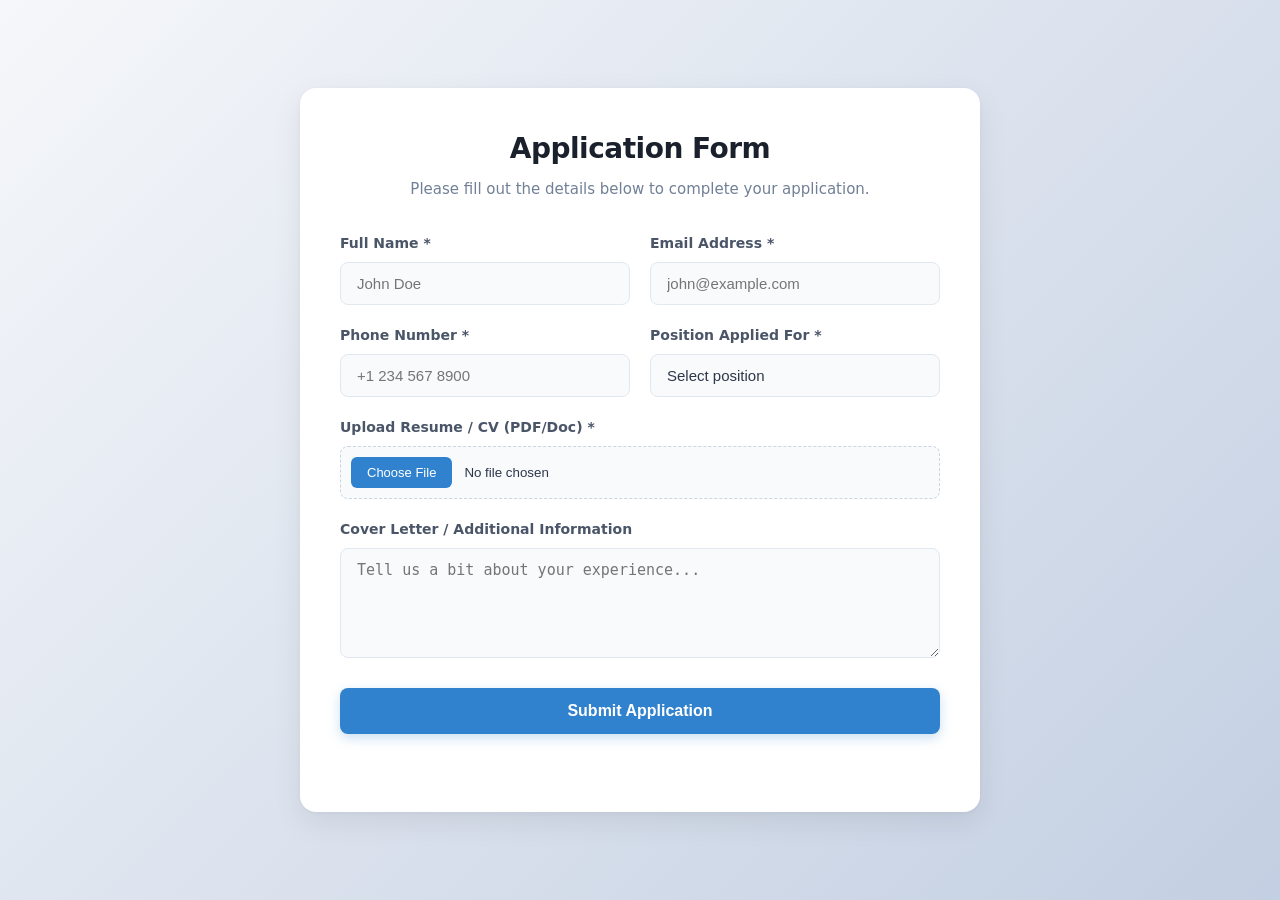
<file: apply.html>
<!DOCTYPE html>
<html lang="en">
<head>
  <meta charset="UTF-8">
  <meta name="viewport" content="width=device-width, initial-scale=1.0">
  <title>Application Form</title>
  <link rel="stylesheet" href="apply.css">
</head>
<body>

  <div class="form-container">
    <div class="form-header">
      <h2>Application Form</h2>
      <p>Please fill out the details below to complete your application.</p>
    </div>

    <form id="applyForm" novalidate>
      <div class="form-row">
        <div class="form-group">
          <label for="fullName">Full Name *</label>
          <input type="text" id="fullName" name="fullName" placeholder="John Doe" required>
          <span class="error-message" id="nameError"></span>
        </div>

        <div class="form-group">
          <label for="email">Email Address *</label>
          <input type="email" id="email" name="email" placeholder="john@example.com" required>
          <span class="error-message" id="emailError"></span>
        </div>
      </div>

      <div class="form-row">
        <div class="form-group">
          <label for="phone">Phone Number *</label>
          <input type="tel" id="phone" name="phone" placeholder="+1 234 567 8900" required>
          <span class="error-message" id="phoneError"></span>
        </div>

        <div class="form-group">
          <label for="position">Position Applied For *</label>
          <select id="position" name="position" required>
            <option value="" disabled selected>Select position</option>
            <option value="engineering">Software / Mechanical Engineering</option>
            <option value="data-entry">Data Entry Operator</option>
            <option value="design">UI/UX Designer</option>
            <option value="other">Senior Frontend Engineer (React & TypeScript)</option>
          </select>
          <span class="error-message" id="positionError"></span>
        </div>
      </div>

      <div class="form-group">
        <label for="resume">Upload Resume / CV (PDF/Doc) *</label>
        <input type="file" id="resume" name="resume" accept=".pdf,.doc,.docx" required>
        <span class="error-message" id="resumeError"></span>
      </div>

      <div class="form-group">
        <label for="coverLetter">Cover Letter / Additional Information</label>
        <textarea id="coverLetter" name="coverLetter" rows="4" placeholder="Tell us a bit about your experience..."></textarea>
      </div>

      <button type="submit" class="submit-btn">Submit Application</button>
      <div id="statusMessage" class="status-message"></div>
    </form>
  </div>

  <script src="apply.js"></script>
</body>
</html>
</file>
<file: apply.css>
/* ==========================================================================
   1. RESET & BASE STYLES
   ========================================================================== */
* {
  box-sizing: border-box;
  margin: 0;
  padding: 0;
}

body {
  font-family: 'Inter', system-ui, -apple-system, BlinkMacSystemFont, 'Segoe UI', Roboto, sans-serif;
  background: linear-gradient(135deg, #f5f7fa 0%, #c3cfe2 100%);
  min-height: 100vh;
  display: flex;
  justify-content: center;
  align-items: center;
  padding: 40px 20px;
  color: #2d3748;
  line-height: 1.5;
}

/* ==========================================================================
   2. CONTAINER & HEADER
   ========================================================================== */
.form-container {
  background: #ffffff;
  width: 100%;
  max-width: 680px;
  border-radius: 16px;
  box-shadow: 0 10px 30px rgba(0, 0, 0, 0.08), 0 1px 4px rgba(0, 0, 0, 0.04);
  padding: 40px;
  transition: transform 0.2s ease, box-shadow 0.2s ease;
}

.form-header {
  text-align: center;
  margin-bottom: 32px;
}

.form-header h2 {
  font-size: 28px;
  font-weight: 700;
  color: #1a202c;
  letter-spacing: -0.5px;
  margin-bottom: 8px;
}

.form-header p {
  color: #718096;
  font-size: 15px;
}

/* ==========================================================================
   3. LAYOUT GRID
   ========================================================================== */
.form-row {
  display: grid;
  grid-template-columns: 1fr 1fr;
  gap: 20px;
}

.form-group {
  display: flex;
  flex-direction: column;
  margin-bottom: 20px;
  position: relative;
}

/* ==========================================================================
   4. FORM LABELS & INPUTS
   ========================================================================== */
label {
  font-size: 14px;
  font-weight: 600;
  color: #4a5568;
  margin-bottom: 8px;
}

input[type="text"],
input[type="email"],
input[type="tel"],
select,
textarea {
  width: 100%;
  padding: 12px 16px;
  border: 1.5px solid #e2e8f0;
  border-radius: 8px;
  font-size: 15px;
  color: #2d3748;
  background-color: #f8fafc;
  transition: all 0.2s ease-in-out;
  outline: none;
}

/* Focus States */
input[type="text"]:focus,
input[type="email"]:focus,
input[type="tel"]:focus,
select:focus,
textarea:focus {
  background-color: #ffffff;
  border-color: #3182ce;
  box-shadow: 0 0 0 4px rgba(49, 130, 206, 0.15);
}

/* Select Dropdown Arrow Styling */
select {
  appearance: none;
  background-image: url("data:image/svg+xml,%3Csvg xmlns='http://www.w3.org/2000/svg' width='16' height='16' viewBox='0 0 24 24' fill='none' stroke='%3a718096' stroke-width='2' stroke-linecap='round' stroke-linejoin='round'%3E%3Cpolyline points='6 9 12 15 18 9'%3E%3C/polyline%3E%3C/svg%3E");
  background-repeat: no-repeat;
  background-position: right 16px center;
  padding-right: 40px;
  cursor: pointer;
}

/* Custom File Upload Input */
input[type="file"] {
  padding: 10px;
  border: 1.5px dashed #cbd5e0;
  border-radius: 8px;
  background-color: #f8fafc;
  cursor: pointer;
  transition: border-color 0.2s ease;
}

input[type="file"]:hover {
  border-color: #3182ce;
  background-color: #f0f7ff;
}

input[type="file"]::file-selector-button {
  background-color: #3182ce;
  color: #ffffff;
  border: none;
  padding: 8px 16px;
  border-radius: 6px;
  font-weight: 500;
  font-size: 13px;
  cursor: pointer;
  margin-right: 12px;
  transition: background-color 0.2s ease;
}

input[type="file"]::file-selector-button:hover {
  background-color: #2b6cb0;
}

textarea {
  resize: vertical;
  min-height: 110px;
}

/* ==========================================================================
   5. VALIDATION & ERROR STATES
   ========================================================================== */
.error-message {
  color: #e53e3e;
  font-size: 12.5px;
  font-weight: 500;
  margin-top: 6px;
  display: none;
}

.form-group.error input,
.form-group.error select {
  border-color: #e53e3e;
  background-color: #fff5f5;
}

.form-group.error input:focus,
.form-group.error select:focus {
  box-shadow: 0 0 0 4px rgba(229, 62, 62, 0.15);
}

.form-group.error .error-message {
  display: block;
}

/* ==========================================================================
   6. SUBMIT BUTTON & STATUS
   ========================================================================== */
.submit-btn {
  width: 100%;
  background-color: #3182ce;
  color: #ffffff;
  border: none;
  padding: 14px 20px;
  border-radius: 8px;
  font-size: 16px;
  font-weight: 600;
  cursor: pointer;
  transition: all 0.2s ease;
  box-shadow: 0 4px 12px rgba(49, 130, 206, 0.25);
  margin-top: 10px;
}

.submit-btn:hover {
  background-color: #2b6cb0;
  box-shadow: 0 6px 16px rgba(49, 130, 206, 0.35);
  transform: translateY(-1px);
}

.submit-btn:active {
  transform: translateY(0);
}

.status-message {
  margin-top: 18px;
  text-align: center;
  font-weight: 600;
  font-size: 15px;
  border-radius: 6px;
  padding: 10px;
}

.status-message.success {
  background-color: #f0fff4;
  color: #276749;
  border: 1px solid #c6f6d5;
}

/* ==========================================================================
   7. RESPONSIVE BREAKPOINTS
   ========================================================================== */
@media (max-width: 640px) {
  .form-container {
    padding: 24px 20px;
  }

  .form-row {
    grid-template-columns: 1fr;
    gap: 0;
  }

  .form-header h2 {
    font-size: 24px;
  }
}
</file>
